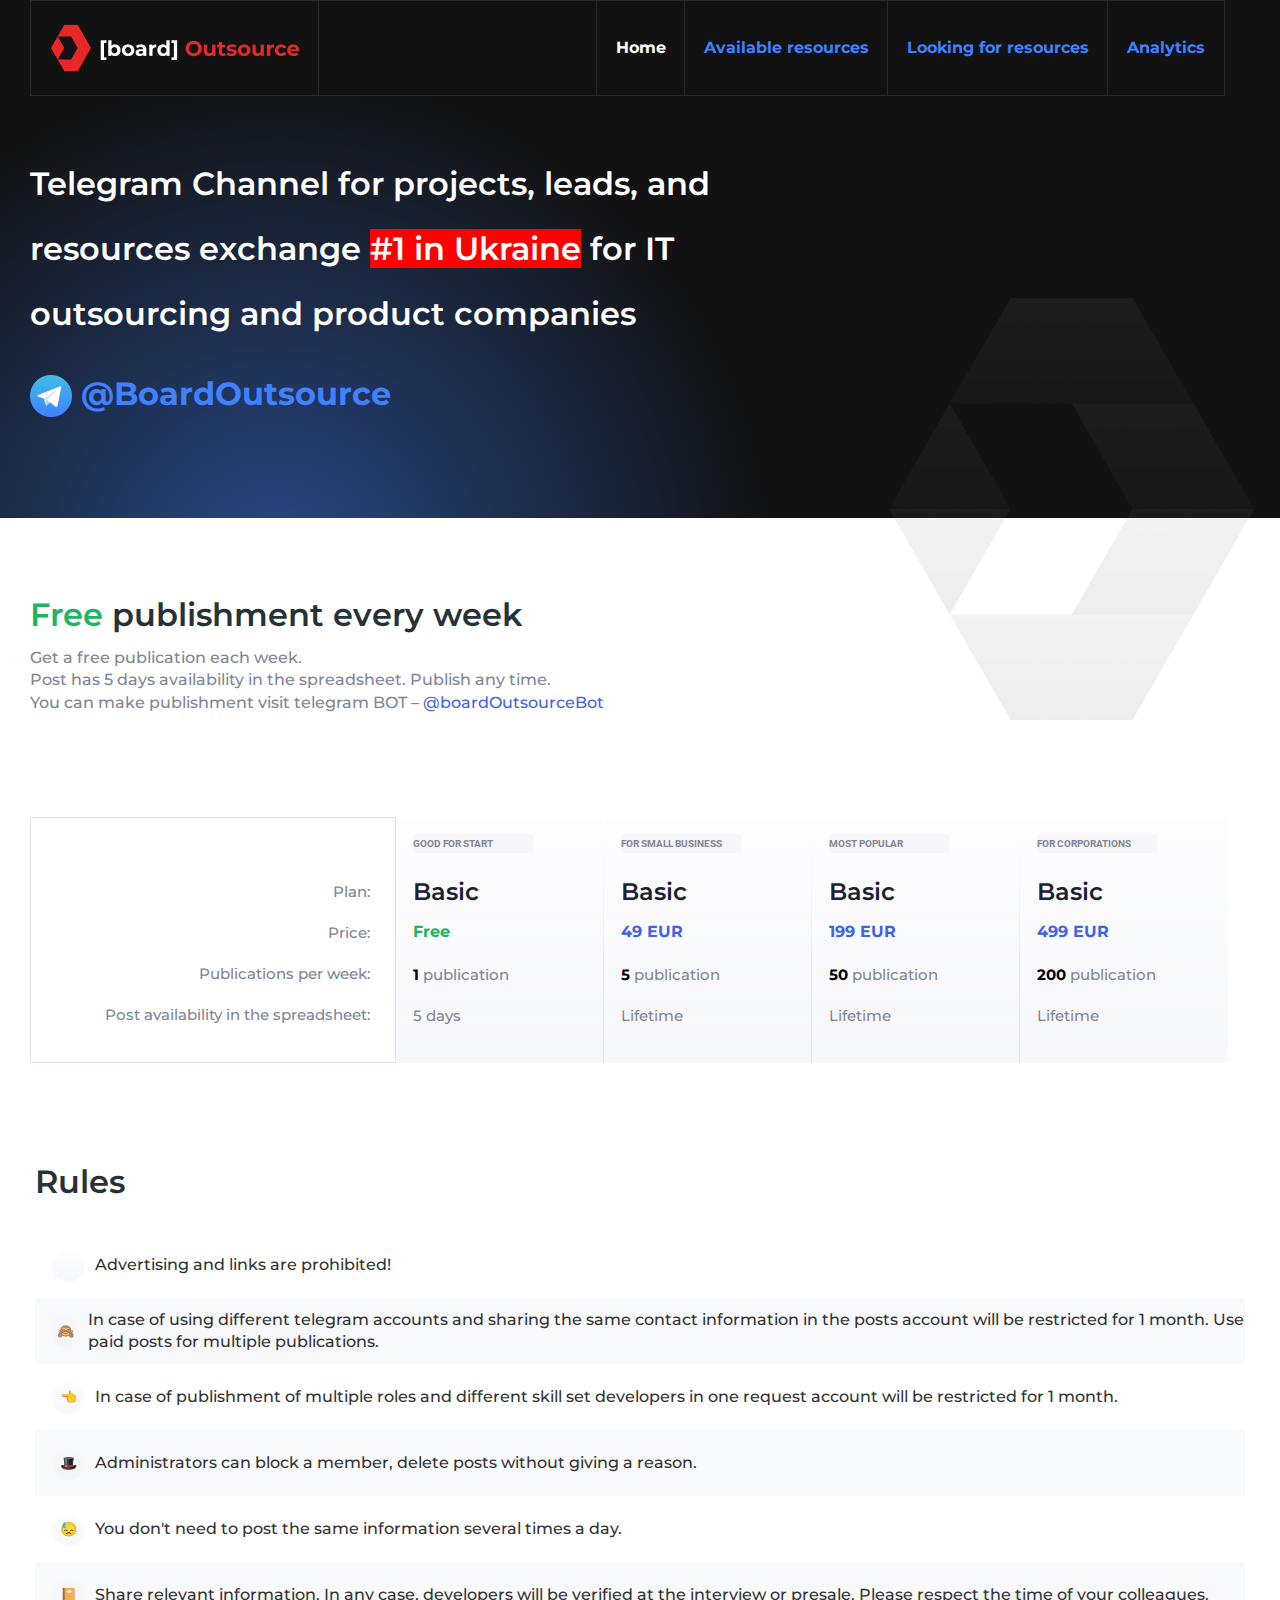
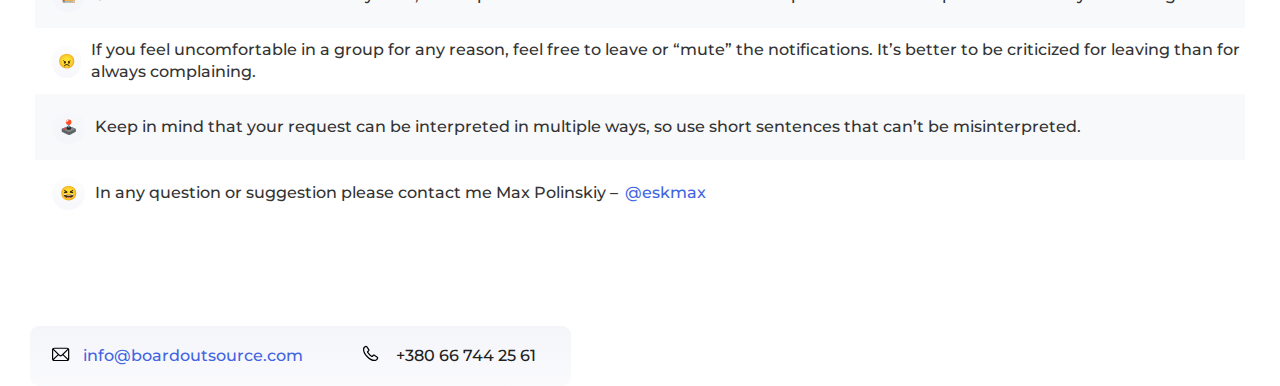
<file: index.html>
<!DOCTYPE html>
<html lang="en">
	<head>
		<meta charset="UTF-8">
		<meta name="viewport" content="width=device-width, initial-scale=1.0">
		<link href="https://fonts.googleapis.com/css?family=Montserrat:300,regular,500,600,700" rel="stylesheet" />
		<link href="https://fonts.googleapis.com/css?family=Roboto:300,regular,500,700" rel="stylesheet" />
		<title>telegram</title>
		<link rel="stylesheet" href="css/style.css" />
		<meta http-equiv="Content-type" content="text/html;charset=UTF-8" />
	</head>
<body>
	<div class="wrapper">
		<header class="header">
			<div class="header__container _container">
				<nav class="header__menu">
					
					<ul class="menu__list">

						<li class="menu__item_log">
							<a href="#" class="menu__link"></a>
		<!--					<a href="" class="menu__link_logo"><img src="image/home/logo4.jpg" alt=""></a>	-->
							
						</li>

						<li class="menu__item_buffer">
							<a href="" class="menu__link"></a>
						</li>
						<li class="menu__item">
							<a href="" class="menu__link current">Home</a>
						</li>
						<li class="menu__item">
							<a href="resources.html" class="menu__link">Available resources</a>
						</li>
						<li class="menu__item">
							<a href="" class="menu__link">Looking for resources</a>
						</li>
						<li class="menu__item">
							<a href="analytics.html" class="menu__link">Analytics</a>
						</li>
					</ul>
				</nav>
			</div>
		</header>
		<main class="page">

			
			<div class="page__main-block main-block">

				

				<div class="main-block_container _container">
					<div class="main-block__body">
											<div class="body__title">Telegram Channel for projects, leads, and resources exchange <span>#1 in Ukraine</span> for IT outsourcing and product companies</div>
											<div class="body__text">
												<img class="imgtelega" src="image/main/Group.png" alt="">
												<a href="http://google.com" class="body__text">@BoardOutsource</a>
												</div>
												
					</div>

					<div class="main-block__overloft">						
						<div class="overloft__blue"></div>
					</div>

					<div class="main-block__logo"></div>
						
					
					
				</div>

				

			</div>
			<div class="page__price-block price-block">
				<div class="price-block_container _container">
					<div class="price-block__text">
						<div class="price-block__text_free"><span>Free</span> publishment every week</div>
						<div class="price-block__text_sub">Get a free publication each week.<br>Post has 5 days availability in the spreadsheet. Publish any time.<br>You can make publishment visit telegram BOT – <span>@boardOutsourceBot</span></div>

					</div>
					<div class="price-block__plan">
						<div class="price-block__list">
							<p>Plan:</p>
							<p>Price:</p>
							<p>Publications per week:</p>
							<p>Post availability in the spreadsheet:</p>							
						</div>
						<div class="price-block__start">
							<div class="price-block__start_recomendation">Good for start</div>
							<div class="price-block__start_name">Basic</div>
							<div class="price-block__start__sum sum_green">Free</div>
							<div class="price-block__start_publication"><num>1</num> publication</div>
							<div class="price-block__start_period">5 days</div>
						</div>
						<div class="price-block__start">
							<div class="price-block__start_recomendation">For small business</div>
							<div class="price-block__start_name">Basic</div>
							<div class="price-block__start__sum sum_blue">49 EUR</div>
							<div class="price-block__start_publication"><num>5</num> publication</div>
							<div class="price-block__start_period">Lifetime</div>
						</div>
						<div class="price-block__start">
							<div class="price-block__start_recomendation">Most popular</div>
							<div class="price-block__start_name">Basic</div>
							<div class="price-block__start__sum sum_blue">199 EUR</div>
							<div class="price-block__start_publication"><num>50</num> publication</div>
							<div class="price-block__start_period">Lifetime</div>
						</div>
						<div class="price-block__start">
							<div class="price-block__start_recomendation">For Corporations</div>
							<div class="price-block__start_name">Basic</div>
							<div class="price-block__start__sum sum_blue">499 EUR</div>
							<div class="price-block__start_publication"><num>200</num> publication</div>
							<div class="price-block__start_period">Lifetime</div>
						</div>
					</div>
					<div class="page__rules-block rules-block">
						<div class="rules-block_container _container">
							<div class="rules-block__title">Rules</div>
							<div class="rules-block__list">
								<div class="list_emoji emoji"></div>
								<div class="list_text">Advertising and links are prohibited!</div>
							</div>
							<div class="rules-block__list">
								<div class="list_emoji emoji">🙈</div>
								<div class="list_text">In case of using different telegram accounts and sharing the same contact information in the posts account will be restricted for 1 month. Use paid posts for multiple publications.</div>
							</div>
							<div class="rules-block__list">
								<div class="list_emoji emoji">👈</div>
								<div class="list_text">In case of publishment of multiple roles and different skill set developers in one request account will be restricted for 1 month.</div>
							</div>
							<div class="rules-block__list">
								<div class="list_emoji emoji">🎩</div>
								<div class="list_text">Administrators can block a member, delete posts without giving a reason.</div>
							</div>
							<div class="rules-block__list">
								<div class="list_emoji emoji">😓</div>
								<div class="list_text">You don't need to post the same information several times a day.</div>
							</div>
							<div class="rules-block__list">
								<div class="list_emoji emoji">📔</div>
								<div class="list_text">Share relevant information. In any case, developers will be verified at the interview or presale. Please respect the time of your colleagues. </div>
							</div>
							<div class="rules-block__list">
								<div class="list_emoji emoji">😠</div>
								<div class="list_text">If you feel uncomfortable in a group for any reason, feel free to leave or “mute” the notifications. It’s better to be criticized for leaving than for always complaining.</div>
							</div>
							<div class="rules-block__list">
								<div class="list_emoji emoji">🕹️</div>
								<div class="list_text">Keep in mind that your request can be interpreted in multiple ways, so use short sentences that can’t be misinterpreted.</div>
							</div>
							<div class="rules-block__list">
								<div class="list_emoji emoji">😆</div>
								<div class="list_text">In any question or suggestion please contact me Max Polinskiy  – <span>@eskmax</span></div>
							</div>
						</div>

					</div>
				</div>
			</div>
			</div>		
		</main>
		<footer class="footer">
			<div class="footer__container _container">
				<div class="footer__end">
					<div class="footer__mail">
						<img src="image/footer/mail.svg" alt="">
					</div>
					<a class="mail__adress" href="mailto:info@boardoutsource.com" target="_blank" rel="noopener noreferrer">info@boardoutsource.com</a>
					<div class="footer__tel">
						<img src="image/footer/phone.svg" alt="">
						<a class="tel__num" href="tel:+380667442561">+380 66 744 25 61</a>			
					</div>					
					
				</div>
			</div>
			
		</footer>

	</div>
</body>
</file>
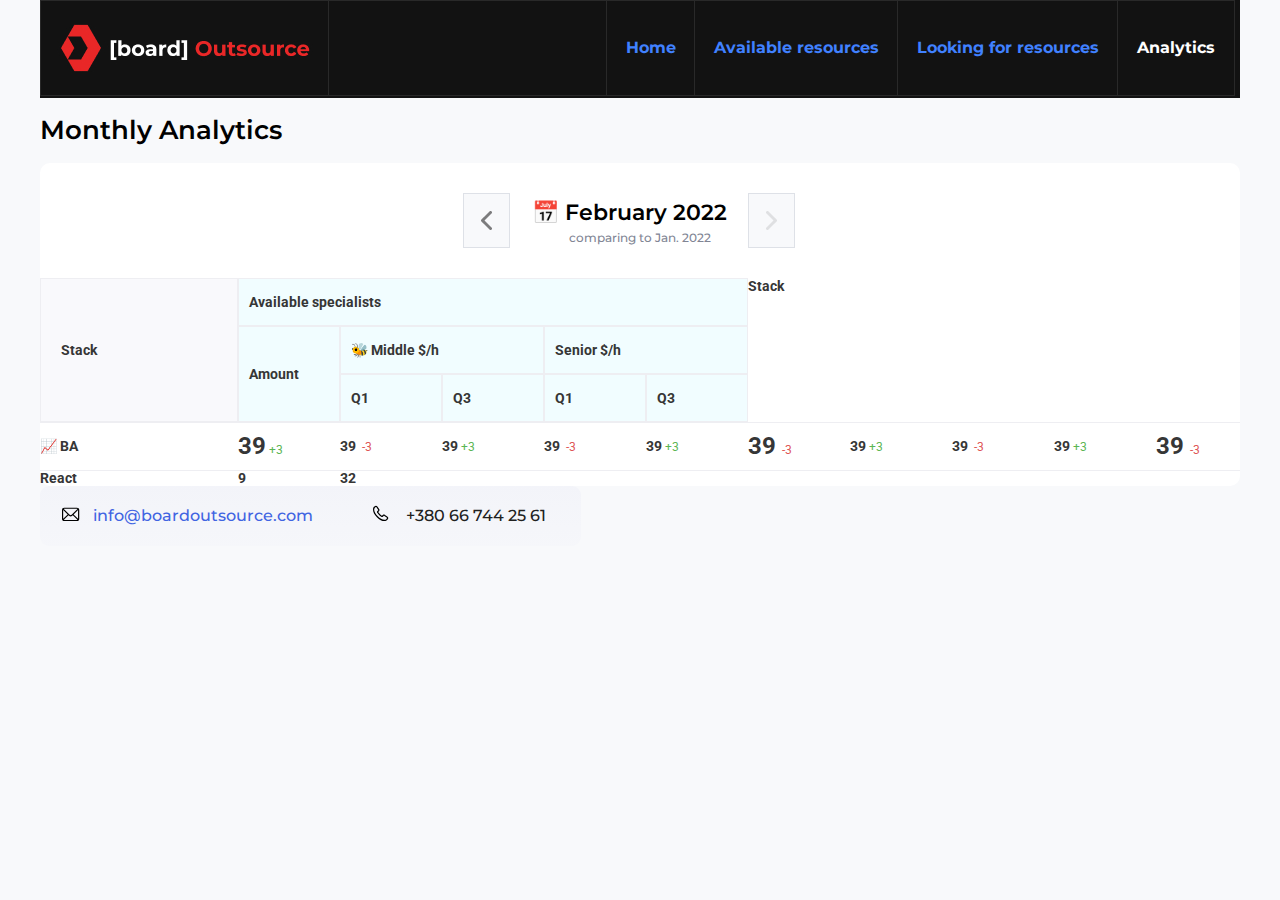
<file: analytics.html>
<!DOCTYPE html>
<html lang="en">
	<head>
		<meta charset="UTF-8">
		<meta name="viewport" content="width=device-width, initial-scale=1.0">
		<link href="https://fonts.googleapis.com/css?family=Montserrat:300,regular,500,600,700" rel="stylesheet" />
		<link href="https://fonts.googleapis.com/css?family=Roboto:100,100italic,300,300italic,regular,italic,500,500italic,700,700italic,900,900italic" rel="stylesheet" />
		<title>Available resources</title>
		<link rel="stylesheet" href="css/style3.css" />
		<meta http-equiv="Content-type" content="text/html;charset=UTF-8" />
	</head>
<body>
	<div class="wrapper">
		<header class="header">
			<div class="header__container _container">
				<nav class="header__menu">					
					<ul class="menu__list">
						<li class="menu__item_log">
							<a href="#" class="menu__link"></a>							
						</li>
						<li class="menu__item_buffer">
							<a href="" class="menu__link"></a>
						</li>
						<li class="menu__item">
							<a href="index.html" class="menu__link">Home</a>
						</li>
						<li class="menu__item">
							<a href="" class="menu__link">Available resources</a>
						</li>
						<li class="menu__item">
							<a href="" class="menu__link">Looking for resources</a>
						</li>
						<li class="menu__item">
							<a href="" class="menu__link current">Analytics</a>
						</li>
					</ul>
				</nav>
			</div>
		</header>
		<div class="title">
			<div class="_container">
				<div class="h1">Monthly Analytics</div>
			</div>
		</div>
		<div class="page">
			<div class="_container">
				<div class="page-block">
					<div class="page-block__period">
						<button class="page-block--left">
							<a href="#"><img src="image/analytic/left.png" alt=""></a>
						</button>						
						<div class="page-block__month">
							<div class="page-block__title">📅 February 2022</div>
							<div class="page-block__text">comparing to Jan. 2022</div>
						</div>
						<button class="page-block--left">
							<a href="#"><img src="image/analytic/right.png" alt=""></a>
						</button>
					</div>
					<div class="page-block__analytics">
						<div class="page-block__menu coloms">
							<div class="page-block__menu--stack">Stack</div>								
									<div class="page-block__abox1 abox">Available specialists</div>
									<div class="page-block__abox2 abox">Amount</div>
									<div class="page-block__abox3 abox">🐝️ Middle $/h</div>
									<div class="page-block__abox4 abox">Senior $/h</div>
									<div class="page-block__abox5 abox">Q1</div>
									<div class="page-block__abox6 abox">Q3</div>
									<div class="page-block__abox7 abox">Q1</div>
									<div class="page-block__abox8 abox">Q3</div>
								
							
							<div class="page-block__menu--resources">Stack</div>
							
						</div>
						<div class="page-block__master coloms">
							<div class="page-block__item">📈 BA</div>
							<div class="page-block__item">
								<div class="page-block__item--first">39</div>
								<div class="page-block__item--delta green">+3</div>
								<div class="page-block__item--delta red"></div>
							</div>
							<div class="page-block__item">
								<div class="page-block__item">39</div>
								<div class="page-block__item--delta green"></div>
								<div class="page-block__item--delta red">-3</div>
							</div>
							<div class="page-block__item">
								<div class="page-block__item">39</div>
								<div class="page-block__item--delta green">+3</div>
								<div class="page-block__item--delta red"></div>
							</div>
							<div class="page-block__item">
								<div class="page-block__item">39</div>
								<div class="page-block__item--delta green"></div>
								<div class="page-block__item--delta red">-3</div>
							</div>
							<div class="page-block__item">
								<div class="page-block__item">39</div>
								<div class="page-block__item--delta green">+3</div>
								<div class="page-block__item--delta red"></div>
							</div>
							<div class="page-block__item">
								<div class="page-block__item--first">39</div>
								<div class="page-block__item--delta green"></div>
								<div class="page-block__item--delta red">-3</div>
							</div>
							<div class="page-block__item">
								<div class="page-block__item">39</div>
								<div class="page-block__item--delta green">+3</div>
								<div class="page-block__item--delta red"></div>
							</div>
							<div class="page-block__item">
								<div class="page-block__item">39</div>
								<div class="page-block__item green"></div>
								<div class="page-block__item--delta red">-3</div>
							</div>
							<div class="page-block__item">
								<div class="page-block__item">39</div>
								<div class="page-block__item--delta green">+3</div>
								<div class="page-block__item--delta red"></div>
							</div>
							<div class="page-block__item">
								<div class="page-block__item--first">39</div>
								<div class="page-block__item--delta green"></div>
								<div class="page-block__item--delta red">-3</div>
							</div>

							






						</div>
						<div class="page-block__number coloms">
							<div class="page-block__item">React</div>
							<div class="page-block__item">9</div>
							<div class="page-block__item">32</div>
						</div>
					</div>
				</div>
			</div>
		</div>


		<footer class="footer">
			<div class="footer__container _container">
				<div class="footer__end">
					<div class="footer__mail">
						<img src="image/footer/mail.svg" alt="">
					</div>
					<a class="mail__adress" href="mailto:info@boardoutsource.com" target="_blank" rel="noopener noreferrer">info@boardoutsource.com</a>
					<div class="footer__tel">
						<img src="image/footer/phone.svg" alt="">
						<a class="tel__num" href="tel:+380667442561">+380 66 744 25 61</a>			
					</div>				
				</div>
			</div>			
		</footer>
	</div>
</body>
</file>
<file: css/style.css>
/*Обнуление*/
*{
	padding: 0;
	margin: 0;
	border: 0;
}
*,*:before,*:after{
	-moz-box-sizing: border-box;
	-webkit-box-sizing: border-box;
	box-sizing: border-box;
}
:focus,:active{outline: none;}
a:focus,a:active{outline: none;}
nav,footer,header,aside{display: block;}
html,body{
	height: 100%;
	width: 100%;
	font-size: 100%;
	line-height: 1;
	font-size: 14px;
	-ms-text-size-adjust: 100%;
	-moz-text-size-adjust: 100%;
	-webkit-text-size-adjust: 100%;
}
input,button,textarea{font-family:inherit;}
input::-ms-clear{display: none;}
button{cursor: pointer;}
button::-moz-focus-inner {padding:0;border:0;}
a, a:visited{text-decoration: none;}
a:hover{text-decoration: none;}
ul li{list-style: none;}
img{vertical-align: top;}
h1,h2,h3,h4,h5,h6{font-size:inherit;font-weight: 400;}
/*--------------------*/

.body {
	
	height: 100%;
	line-height: 1;
	font-size: 16px;
	color: black;
}
.wrapper {
	font-family: 'Montserrat';
	font-style: normal;
	font-weight: 500;
	min-height: 100%;
	overflow: hidden;
	display: flex;
	flex-direction: column;
}
._container {
	max-width: 1230px;
	margin: 0 auto;
	padding: 0 5px;
}
._ibg {
	
}
._ibg img {
	position: absolute;
	left: 65.88%;
	top: 15.24%;
}
.header {
	position: absolute;
	width: 100%;
	left: 0;
	top: 0;
	z-index: 50;
}
.header__container {
	min-height: 96px;
	align-items: center;
	background: #121212;
}

.header__menu {
	
max-height: 98px;
}

@media (max-width: 550px) {
	.header__menu {
		display: flex;
		flex-wrap: wrap;
		
	}
}

.menu__list {
	display: flex;	
	max-width: 1230px;
}

@media (max-width: 550px) {
	.menu__list {
		display: flex;
		flex-wrap: wrap;
		
	}
}



.menu__item {
	margin: 0 -1px;
	padding: 28px 19px;
	background: #121212;
	border: 1px solid #292929;	
	text-align: center;
}
/*
@media (max-width: 973px) {
	.menu__item {
		max-height: 58px;
		display: flex;
		padding: 18px 8px;
	}	
}

.menu__link-log {
	margin: -28px 0 0 0;
}
*/
.menu__item:hover {
	background: #1C2133;
}
/*
@media (max-width: 950px) {
	.menu__item {		
		padding: 18px 9px;
		
	}
} */
/*
.menu__item span {
	display: inline-block
	font-weight: 700;
	font-size: 21px;
	line-height: 38px;
	color: #FFFFFF;
	position: absolute;
	top: 28px;
} */
.menu__item_buffer {
	width: 280px;
	margin: 0 -1px;
	padding: 28px 19px;
	border: 1px solid #292929;
}

@media (max-width: 1230px) {
	.menu__item_buffer {
		width: 50px;
	}
}
@media (max-width: 1000px) {
	.menu__item_buffer {
		display: none;
	}
} 
.menu__link {
font-weight: 700;
font-size: 16px;
line-height: 38px;
color: #4081FF;
align-items: center;
text-align: center;
} 
/*
@media (max-width: 965px) {
	.menu__link {
		font-size: 18px;
		line-height: 24px;
	}
} */
.menu__item_log {
	background: url('../image/home/logo4.jpg') left no-repeat ;
	width: 289px;
	border: 1px solid #292929;
	display: flex;
}

@media (max-width: 950px) {
	.menu__item_log {
	background: url('../image/home/logo.png') left no-repeat ;
	width: 100px;
	
	}
} 
@media (max-width: 800px) {
	.menu__item_log {
	background: url('../image/home/logo.png') left no-repeat ;
	max-width: 50px;
	min-width: 48px;
	}
} 
/*
.menu__link img {
	border: 1px solid #292929;
	}
	*/
.current {
	color: white;
}
.page {
	flex: 1 1 auto;
	width: 100%;	
}
.page__main-block {
	z-index: 6;
}
.main-block__body {
	z-index: 7;
	position: relative;
	min-height: 518px;
}
.main-block {
	position: relative;
   background: #121212;
	min-height: 518px;
	top: 0;
	left: 0;		
}



.main-block__overloft {
	width: 1000px;
	min-height: 518px;
	position: absolute;
	left: 0;
	bottom: 0;
	overflow-y: hidden;	
	margin: 0 0 0 -250px;
	z-index: -1;
}
.overloft__blue {
	width: 1000px;
	height: 1000px;
	background: radial-gradient(50% 50% at 50% 50%, #4081FF 0%, rgba(18, 18, 18, 0) 100%);
	position: absolute;
	margin: 70px 0 0 0;
	opacity: 0.5;
	overflow-y: hidden;
	z-index: -3;
}

.main-block_container {
	position: relative;
	
}
.main-block__logo {
   width: 100%;
	height: 100%;
	position: absolute;
	right: 0px;
	bottom: 0px; 
	background: url('../image/main/5.png') right no-repeat ;	
	z-index: -10;
	margin: -250px 0 ;
}
/*.main-block_logo img {
	width: 100%;
	height: 100%;
}*/
._container {
}
.body__title {
	font-weight: 600;
	font-size: 32px;
	line-height: 65px;
	color: #FFFFFF;
	padding-top: 151px;
	max-width: 700px;
}

@media (max-width: 550px) {
	.body__title {
		padding-top: 185px;
	}
}
/*
@media (max-width: 645px) {
	.body__title {
		font-weight: 350;
		font-size: 24px;
		line-height: 35px;
		padding-top: 280px;
	}
}
*/
.body__title span {
	background-color: red;
}
.body__text {
	margin-top: 15px;
	font-weight: 700;
	font-size: 32px;
	line-height: 65px;
	color: #4081FF;	
	
}
.imgtelega {
	margin-top: 14px;
}
.main-block__image {
	position: absolute;
	right: 0;

}
._ibg {
}
/*-----------------------------------------*/
.page__price-block {
	margin: 64px 0 0 0;
	
}
.price-block {
	
}
.price-block_container {
	
}
._container {
}
.price-block__text {
	
}
.price-block__text_free {
	font-weight: 600;
	font-size: 32px;
	line-height: 65px;
	color: #263238;
	
}
.price-block__text_free span {
	color: #20B361;
}
.price-block__text_sub {
	font-size: 16px;
	line-height: 140%;
	color: #818594;
}
.price-block__text_sub span {
	color: #4164E2;
}
.price-block__plan {
	display: flex;
	margin: 103px 0 86px 0;	
	
}
@media (max-width: 650px) {
	.price-block__plan {
		flex-wrap: wrap;
		margin: 50px 0 40px 0;
	}
}
.price-block__list {
	width: 366px;
	padding: 63px 25px 0 0;
	font-size: 15px;
	line-height: 140%;
	text-align: right;
	color: #818594;
	border: 1px solid #DCDFEE;
}
@media (max-width: 930px) {
	.price-block__list {
		display: none;
	}
}
@media (max-width: 650px) {
	.price-block__list {
		display: none;		
	}
}



.price-block__list p {
	padding: 0 0 20px 0;
}
.price-block__start {
	width: 208px;
	padding: 17px;
	background: linear-gradient(360deg, #F2F3F9 -76.23%, rgba(242, 243, 249, 0) 135.58%);
	border-right: 1px solid ;
	
	border-image: linear-gradient(#FFFFFF , #DCDFEE );
	border-image-slice: 1;
}
@media (max-width: 632px) {
	.price-block__start {
	border-bottom: 1px solid ;
		
	}
}
@media (max-width: 490px) {
	.price-block__start {
		width: 170px;
		padding: 5px;
		
	}
}
.price-block__start:last-child {
	border-right: none;
}
.price-block__start_recomendation {
	display: block;
	font-family: 'Roboto';
	font-style: normal;
	font-weight: 700;
	font-size: 10px;
	line-height: 135%;
	display: flex;
	align-items: center;
	text-transform: uppercase;
	color: #818594;
	width: 120px;
	height: 19px;
	background: #F7F7F9;
	border-radius: 3px;
	margin-bottom: 23px;
}
.price-block__start_name {
	font-weight: 600;
	font-size: 24px;
	line-height: 32px;
	color: #1C2133;
	margin-bottom: 8px;
}
.price-block__start__sum {
	font-weight: 700;
	font-size: 16px;
	line-height: 32px;
	
	margin-bottom: 16px;
	}
	.sum_green {
		color: #20B361;
	}
	.sum_blue {
		color: #4164E2;
	}

.price-block__start_publication {
	font-size: 15px;
	line-height: 140%;
	color: #818594;
	margin-bottom: 20px;
}
.price-block__start_publication num {
	font-weight: 700;
	font-size: 15px;
	line-height: 140%;
	color: #000000;
}
.price-block__start_period {
	font-size: 15px;
	line-height: 140%;
	color: #818594;
	margin-bottom: 20px;
}
/*-------------------------------*/
.page__rules-block {
}
.rules-block {
}
.rules-block_container {
	margin-bottom: 100px;
}
._container {
}
.rules-block__title {
	font-weight: 600;
	font-size: 32px;
	line-height: 65px;
	color: #263238;
	margin-bottom: 18px;
}
.rules-block__list {
	padding: 0 0 0 17px;
	display: flex;
	align-items: center;
	color: #333333;
	min-height: 66px;
}
.rules-block__list:nth-child(odd) {
	background: #F8F9FB;
	}
.list_emoji {
	background: linear-gradient(360deg, #F2F3F9 -76.23%, rgba(242, 243, 249, 0) 135.58%);
	width: 33px;
	height: 33px;
	border-radius: 16.5px;
	align-items: center;
}
.emoji {
	display:flex;
	align-items:center;
	justify-content: center;
}
.list_text {
	padding-left: 10px;
	font-family: 'Montserrat';
	font-style: normal;
	font-weight: 500;
	font-size: 16px;
	line-height: 140%;
	align-items: center;
}
.list_text span {
	color: #4164E2;
	padding: 16px 3px 16px 3px;
}
/*-----------------------------------------*/
.footer {
	width: 100%;
	
}
.footer__container {
display: flex;
	
	
}
.footer__end {
	display: flex;
	flex-wrap: wrap;
	background: linear-gradient(360deg, rgba(242, 243, 249, 0) -76.23%, #F2F3F9 135.58%);
	border-radius: 9px;	
	min-height: 60px;
	align-items: center;
	font-family: 'Montserrat';
	font-style: normal;
	font-weight: 500;
	font-size: 16px;
	line-height: 140%;
}
.footer__mail {
	height: 18px;
	padding: 0 13px 0 22px;	

	
}
.mail__adress {
font-size: 16px;
line-height: 140%;
color: #4164E2;
padding-right: 38px;
}
.footer__tel img {
	padding: 0 13px 0 22px;
}
@media (max-width:502px) {
	.mail__adress {
		font-size: 18px;
		padding: 10px 0;
		}
}
.tel__num {
padding-right: 35px;	
font-size: 16px;
line-height: 140%;
color: #212121;
width: 175px;
}
@media (max-width:502px) {
	.tel__num {
		font-size: 18px;
		padding: 10px 38px 10px 0 ;
		
		}
}
</file>
<file: css/style3.css>
/*Обнуление*/
*{
	padding: 0;
	margin: 0;
	border: 0;
}
*,*:before,*:after{
	-moz-box-sizing: border-box;
	-webkit-box-sizing: border-box;
	box-sizing: border-box;
}
:focus,:active{outline: none;}
a:focus,a:active{outline: none;}
nav,footer,header,aside{display: block;}
html,body{
	height: 100%;
	width: 100%;
	font-size: 100%;
	line-height: 1;
	font-size: 14px;
	-ms-text-size-adjust: 100%;
	-moz-text-size-adjust: 100%;
	-webkit-text-size-adjust: 100%;
}
input,button,textarea{font-family:inherit;}
input::-ms-clear{display: none;}
button{cursor: pointer;}
button::-moz-focus-inner {padding:0;border:0;}
a, a:visited{text-decoration: none;}
a:hover{text-decoration: none;}
ul li{list-style: none;}
li {list-style: none;}
img{vertical-align: top;}
h1,h2,h3,h4,h5,h6{font-size:inherit;font-weight: 400;}
/*--------------------*/

.body {
	
	height: 100%;
	line-height: 1;
	font-size: 16px;
	color: #121212;
}
.wrapper {
	font-family: 'Montserrat';
	font-style: normal;
	font-weight: 500;
	min-height: 100%;
	overflow: hidden;
	display: flex;
	flex-direction: column;
	background: #F8F9FB;
}
._container {
	max-width: 1230px;
	margin: 0 auto;
	padding: 0 15px;
}
.header {	
	width: 100%;
	left: 0;
	top: 0;
	z-index: 50;
}
.header__container {
	min-height: 96px;
	align-items: center;
	
}
.header__menu {	
min-height: 98px;
background: #121212;
}
@media (max-width: 550px) {
	.header__menu {
		display: flex;
		flex-wrap: wrap;		
	}
}
.menu__list {
	display: flex;	
	max-width: 1230px;
}
@media (max-width: 550px) {
	.menu__list {
		display: flex;
		flex-wrap: wrap;		
	}
}
.menu__item {
	margin: 0 -1px;
	padding: 28px 19px;
	background: #121212;
	border: 1px solid #292929;	
	text-align: center;
}
.menu__item:hover {
	background: #1C2133;
}
.menu__item_buffer {
	width: 280px;
	margin: 0 -1px;
	padding: 28px 19px;
	border: 1px solid #292929;
}
@media (max-width: 1230px) {
	.menu__item_buffer {
		width: 50px;
	}
}
@media (max-width: 1000px) {
	.menu__item_buffer {
		display: none;
	}
} 
.menu__link {
font-weight: 700;
font-size: 16px;
line-height: 38px;
color: #4081FF;
align-items: center;
text-align: center;
} 
.menu__item_log {
	background: url('../image/home/logo4.jpg') left no-repeat ;
	width: 289px;
	border: 1px solid #292929;
	display: flex;
}
@media (max-width: 950px) {
	.menu__item_log {
	background: url('../image/home/logo.png') left no-repeat ;
	width: 100px;
	
	}
} 
@media (max-width: 800px) {
	.menu__item_log {
	background: url('../image/home/logo.png') left no-repeat ;
	max-width: 50px;
	min-width: 48px;
	}
} 
.current {
	color: white;
}
/*-------------------------------------------*/

.title {
}
._container {
}
.h1 {
	font-family: 'Montserrat';
	font-style: normal;
	font-weight: 600;
	font-size: 26px;
	line-height: 65px;
	color: #000000;
}
.page {
	
}
.page-block {
	background: #FFFFFF;
	border-radius: 10px;
}
.page-block__period {
	width: 354px;
	margin: 0 auto 30px auto;
	display: grid;
	grid-template-columns: auto auto auto;
	align-items: center;
	padding-top: 30px;
}
.page-block--left {
	display: block;
	width: 47px;
	height: 55px;
	background: #F8F9FB;
	border: 1px solid #DEE1E7;
}
.page-block__month {
	
}
.page-block__title {
	font-family: 'Montserrat';
	font-style: normal;
	font-weight: 600;
	font-size: 22px;
	line-height: 35px;
	display: flex;
	align-items: center;
	text-align: right;
	color: #000000;
}
.page-block__text {
	font-family: 'Montserrat';
	font-style: normal;
	font-weight: 500;
	font-size: 12px;
	line-height: 140%;
	text-align: center;
	color: #818594;
}


.page-block__menu--stack {
	grid-column: 1 / 2 ;
	grid-row: 1 / 4 ;
	padding: 48px 0 48px 20px;
	background: #F9F9FC;
border: 1px solid #EEEEF2;
display: flex;
  align-items: center
}
.page-block__menu--specialists {
}
.page-block__menu--amount {
	
	grid-area: 1 / 2 / 4 / 7 ;
}
.abox {
	background: #F1FDFF;
	border: 1px solid #EEEEF2;
	display: flex;
   align-items: center;
	padding-left: 10px;
  
}
.page-block__abox1 {
	grid-area: 1 / 2 / 2 / 7 ;
}
.page-block__abox2 {
	grid-area: 2 / 2 / 4 / 3 ;
}
.page-block__abox3 {
	grid-area: 2 / 3 / 3 / 5 ;
}
.page-block__abox4 {
	grid-area: 2 / 5 / 3 / 7 ;
}
.page-block__abox5 {
	grid-area: 3 / 3 / 4 / 4 ;
}
.page-block__abox6 {
	grid-area: 3 / 4 / 4 / 5 ;
}
.page-block__abox7 {
	grid-area: 3 / 5 / 4 / 6 ;
}
.page-block__abox8 {
	grid-area: 3 / 6 / 4 / 7 ;
}


.page-block__analytics {
	font-family: 'Roboto';
	font-style: normal;
	font-weight: 700;
	font-size: 14px;
	line-height: 16px;
	color: #363636;
}
.page-block__menu {
	display: grid;
	grid-template-rows: repeat(3,48px);
	
}
.coloms {
	display: grid;
	grid-template-columns: 198px repeat(10,8.5%);
	
}
.page-block__item {
	
}
.page-block__master {
	height: 48px;
	box-shadow: 0px 1px 0px #EEEEF2, inset 0px 1px 0px #EEEEF2;
	align-items: center;
}
.page-block__item {
	display: inline-block;
}
.page-block__item--first {
	display: inline-block;
	font-size: 24px;
	line-height: 28px;
}
.page-block__item--delta {
	display: inline-block;	
}
.green {	
	font-weight: 400;
	font-size: 12px;
	line-height: 14px;
	display: inline-block;
	align-items: center;
	color: #5BB653;
}
.red {
	font-weight: 400;
	font-size: 12px;
	line-height: 14px;
	display: inline-block;
	align-items: center;
	color: #DE5555;
}
.page-block__number {
}

/*-----------------------------------------*/
.footer {
	width: 100%;
	background: #F8F9FB;
}
.footer__container {
display: flex;
	
	
}
.footer__end {
	display: flex;
	flex-wrap: wrap;
	background: linear-gradient(360deg, rgba(242, 243, 249, 0) -76.23%, #F2F3F9 135.58%);
	border-radius: 9px;	
	min-height: 60px;
	align-items: center;
	font-family: 'Montserrat';
	font-style: normal;
	font-weight: 500;
	font-size: 16px;
	line-height: 140%;
}
.footer__mail {
	height: 18px;
	padding: 0 13px 0 22px;		
}
.mail__adress {
font-size: 16px;
line-height: 140%;
color: #4164E2;
padding-right: 38px;
}
.footer__tel img {
	padding: 0 13px 0 22px;
}
@media (max-width:502px) {
	.mail__adress {
		font-size: 18px;
		padding: 10px 0;
		}
}
.tel__num {
padding-right: 35px;	
font-size: 16px;
line-height: 140%;
color: #212121;
width: 175px;
}
@media (max-width:502px) {
	.tel__num {
		font-size: 18px;
		padding: 10px 38px 10px 0 ;
		
	}
}
</file>
